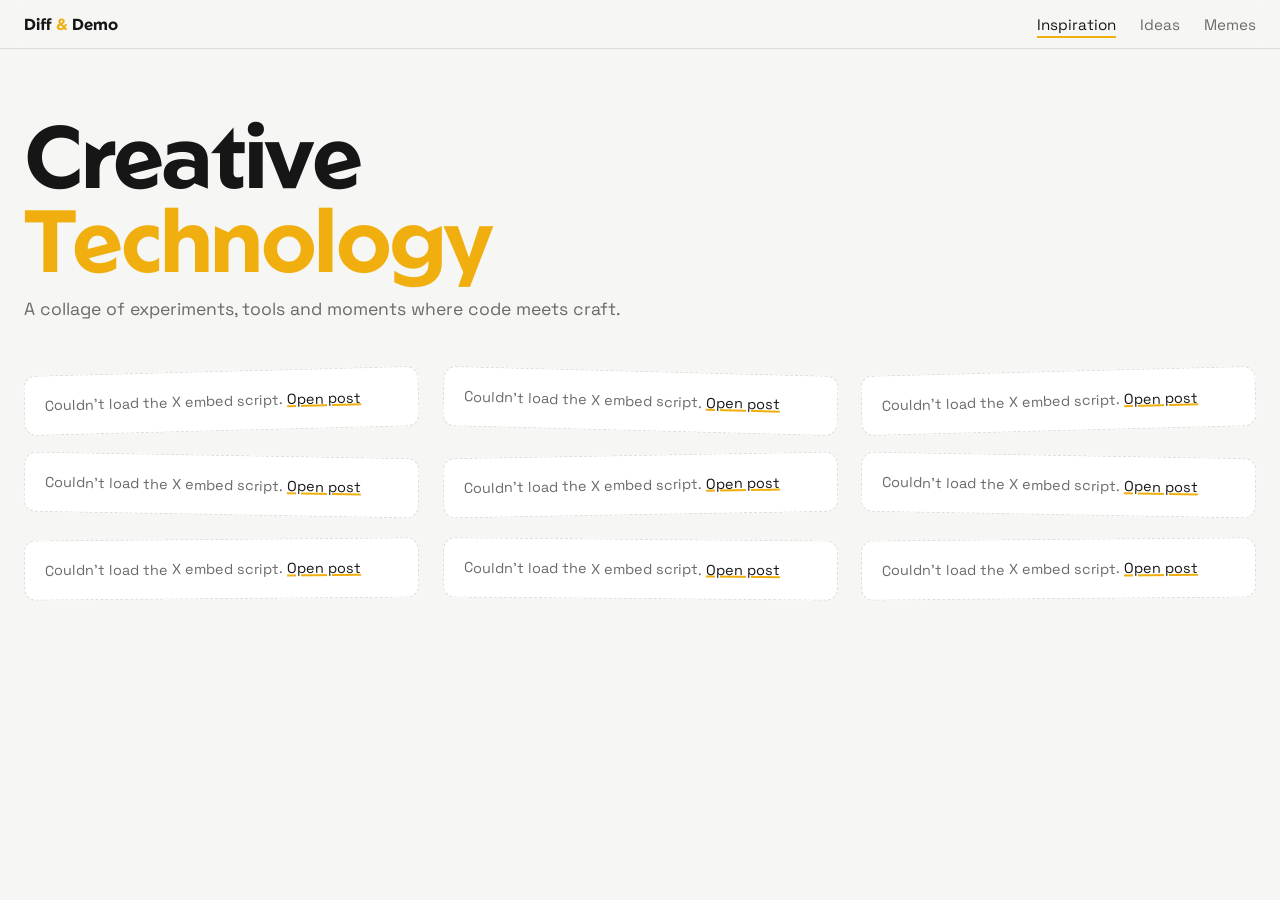
<file: index.html>
<!doctype html>
<html lang="en">
<head>
  <meta charset="utf-8" />
  <meta name="viewport" content="width=device-width, initial-scale=1" />
  <title>Diff &amp; Demo — Inspiration</title>
  <link rel="preconnect" href="https://fonts.googleapis.com" />
  <link href="https://fonts.googleapis.com/css2?family=Geom:wght@300..900&family=Space+Grotesk:wght@400;600;700&display=swap" rel="stylesheet" />
  <link rel="stylesheet" href="styles.css" />
  <link rel="stylesheet" href="collage.css" />
</head>
<body>
  <nav class="site-nav">
    <div class="inner">
      <a class="brand" href="index.html">Diff <span>&amp;</span> Demo</a>
      <a class="link" href="index.html" aria-current="page">Inspiration</a>
      <a class="link" href="ideas.html">Ideas</a>
      <a class="link" href="memes.html">Memes</a>
    </div>
  </nav>

  <header class="hero">
    <h1>Creative<br /><span>Technology</span></h1>
    <p>A collage of experiments, tools and moments where code meets craft.</p>
  </header>

  <main class="collage" id="collage"></main>

  <script src="collage.js"></script>
  <script>
    // Paste tweet URLs here (x.com or twitter.com links both work).
    const TWEETS = [
      "https://x.com/roczhang9673/status/2100945143381803110",
      "https://x.com/HugoDuprez/status/2104579137575018827",
      "https://x.com/azlenelza/status/2104223436075860228",
      "https://x.com/raffiki_art/status/2105047227060351011",
      "https://x.com/JaejinBong/status/2095526730534719954",
      "https://x.com/pauline_makes/status/2093453084814901435",
      "https://x.com/ann_nnng/status/2093637541572612188",
      "https://x.com/ann_nnng/status/2101918688068919576",
      "https://x.com/soontiago/status/2105156219254272438",
    ];

    renderCollage(TWEETS, { listName: "the TWEETS list in index.html" });
  </script>
  <script async src="https://platform.twitter.com/widgets.js" charset="utf-8"></script>
</body>
</html>
</file>
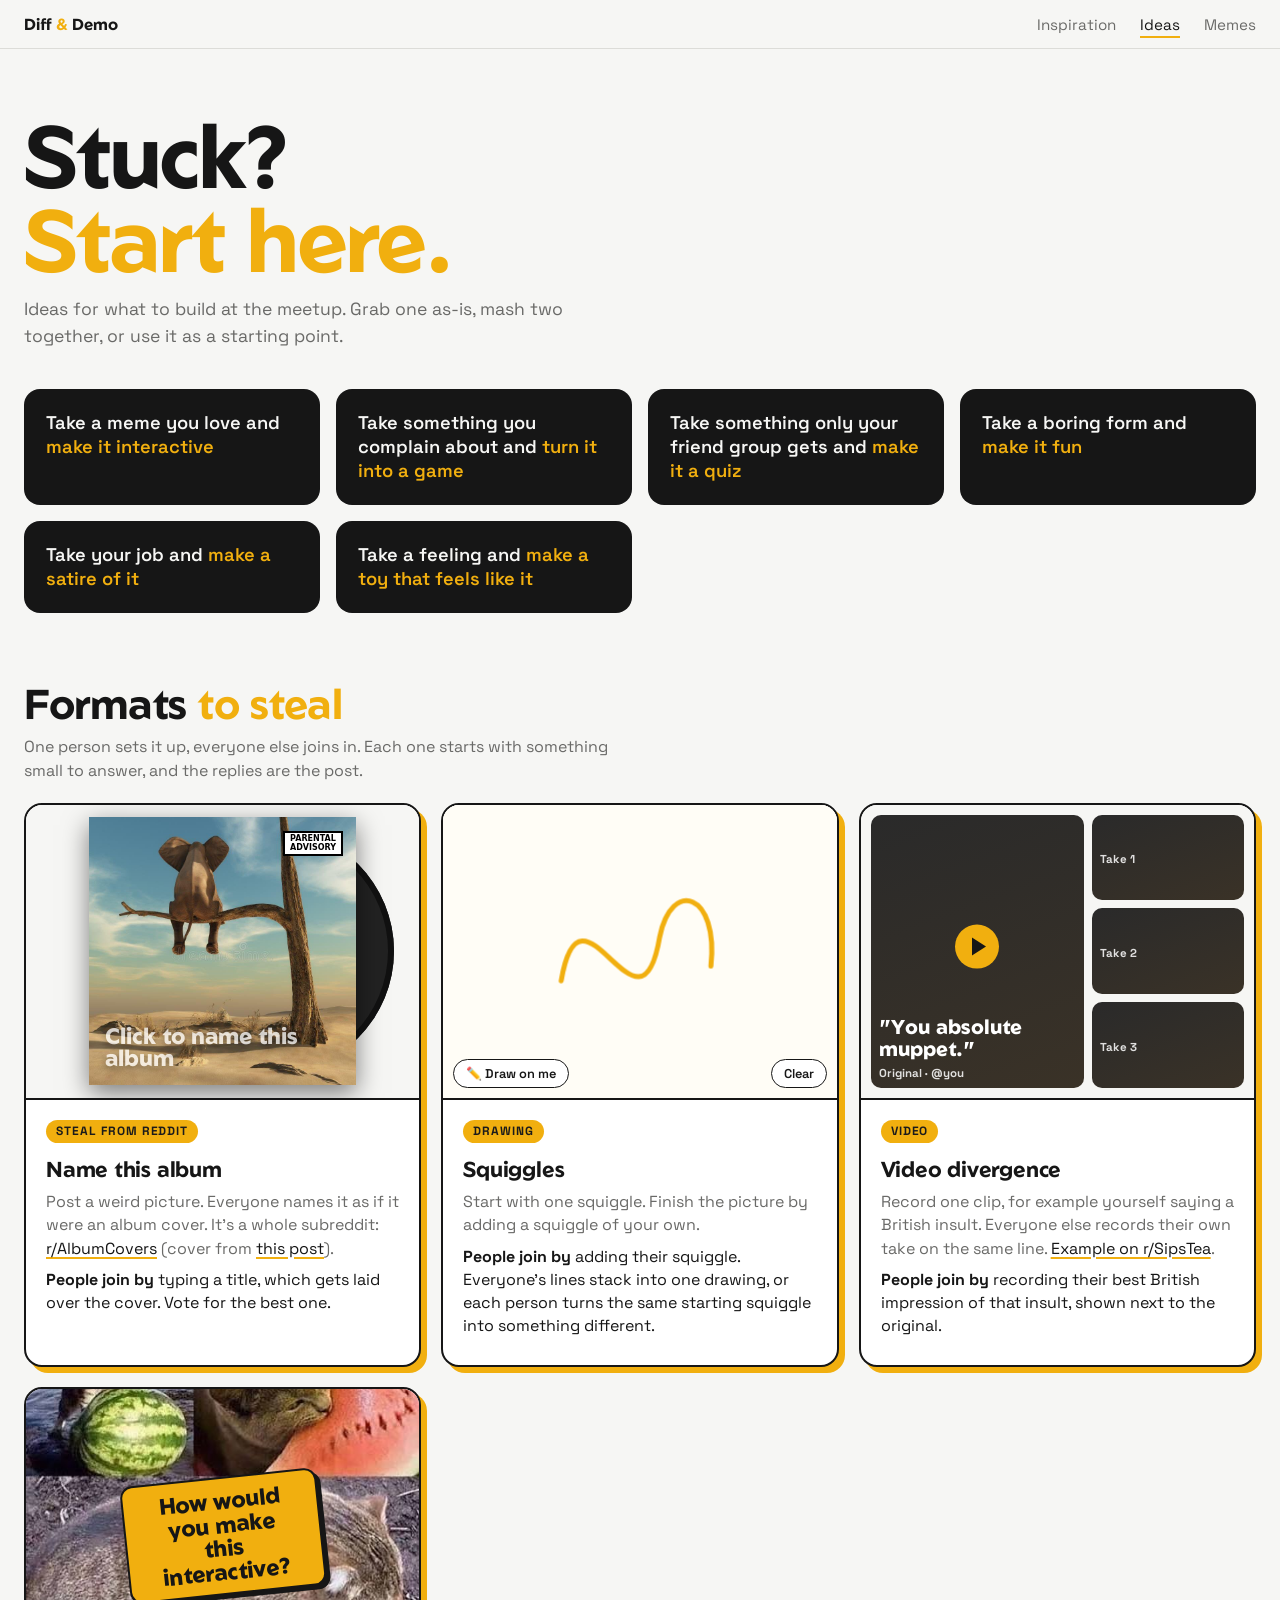
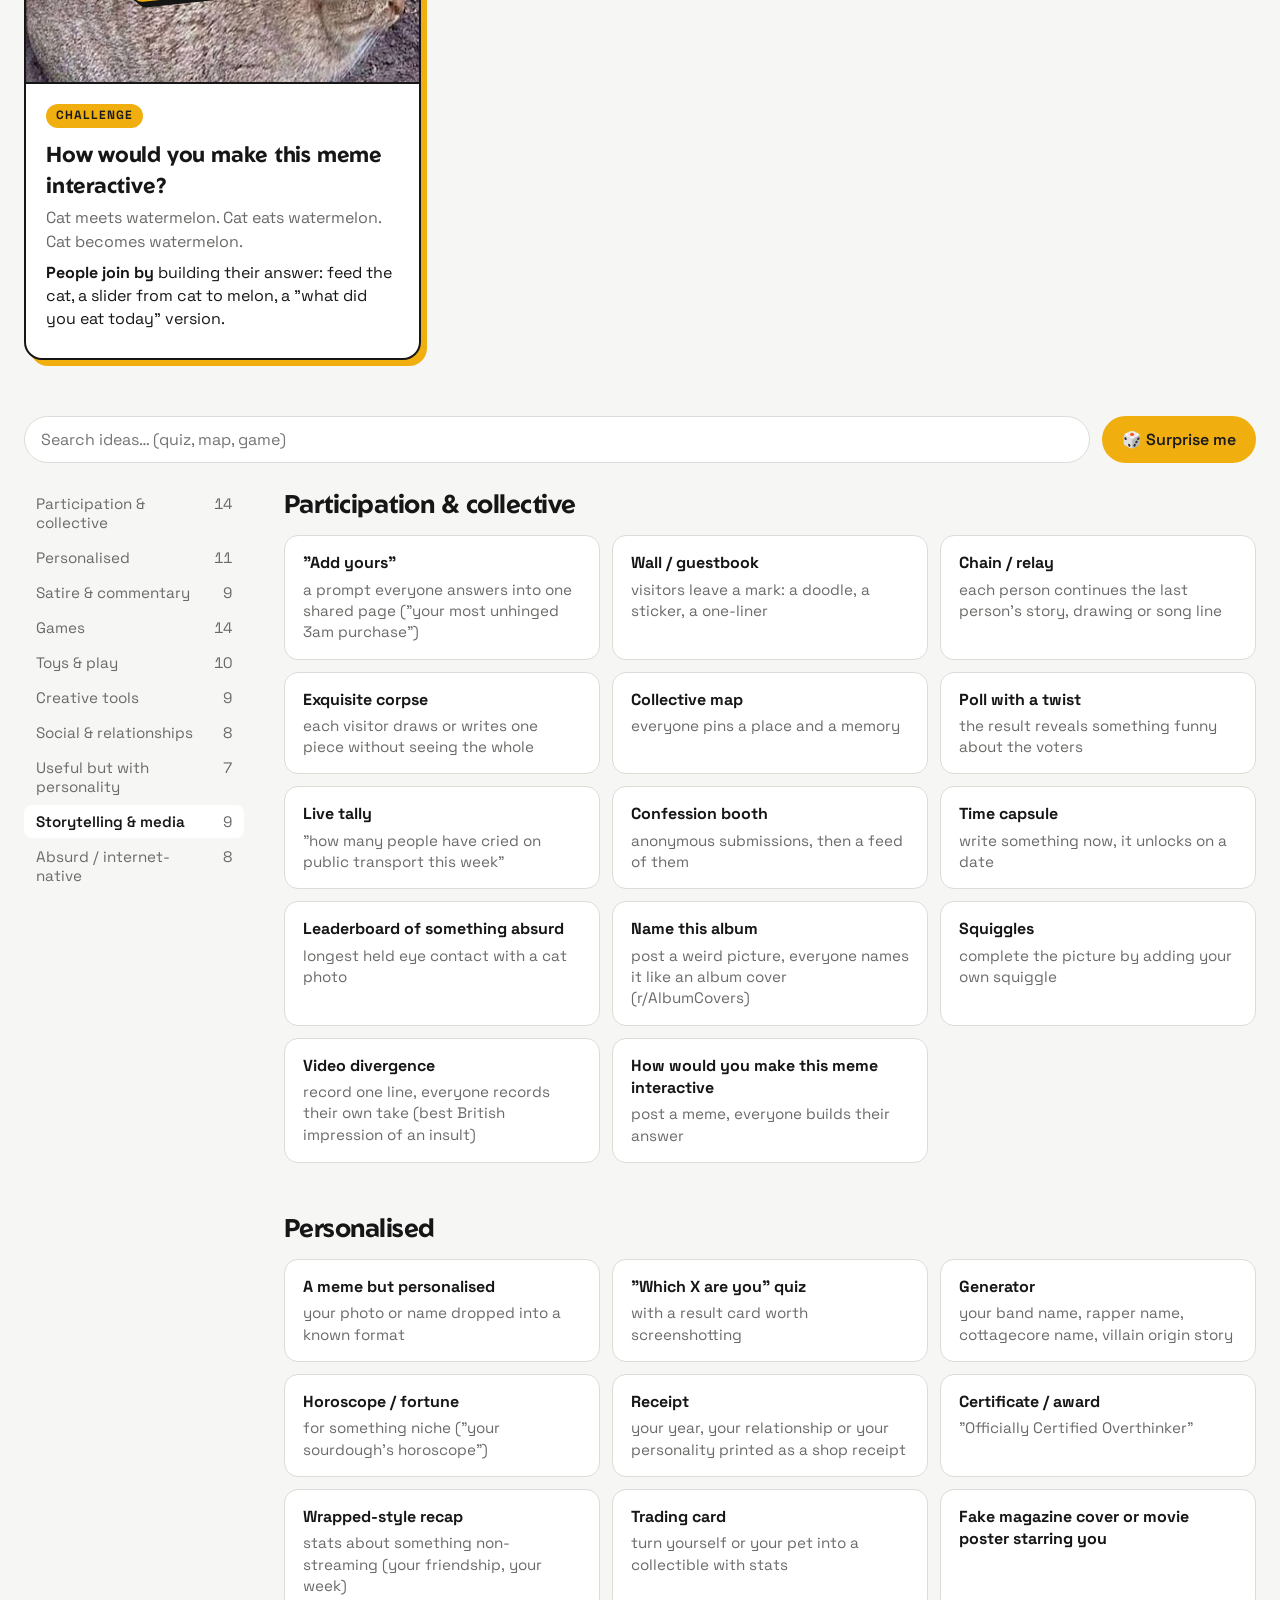
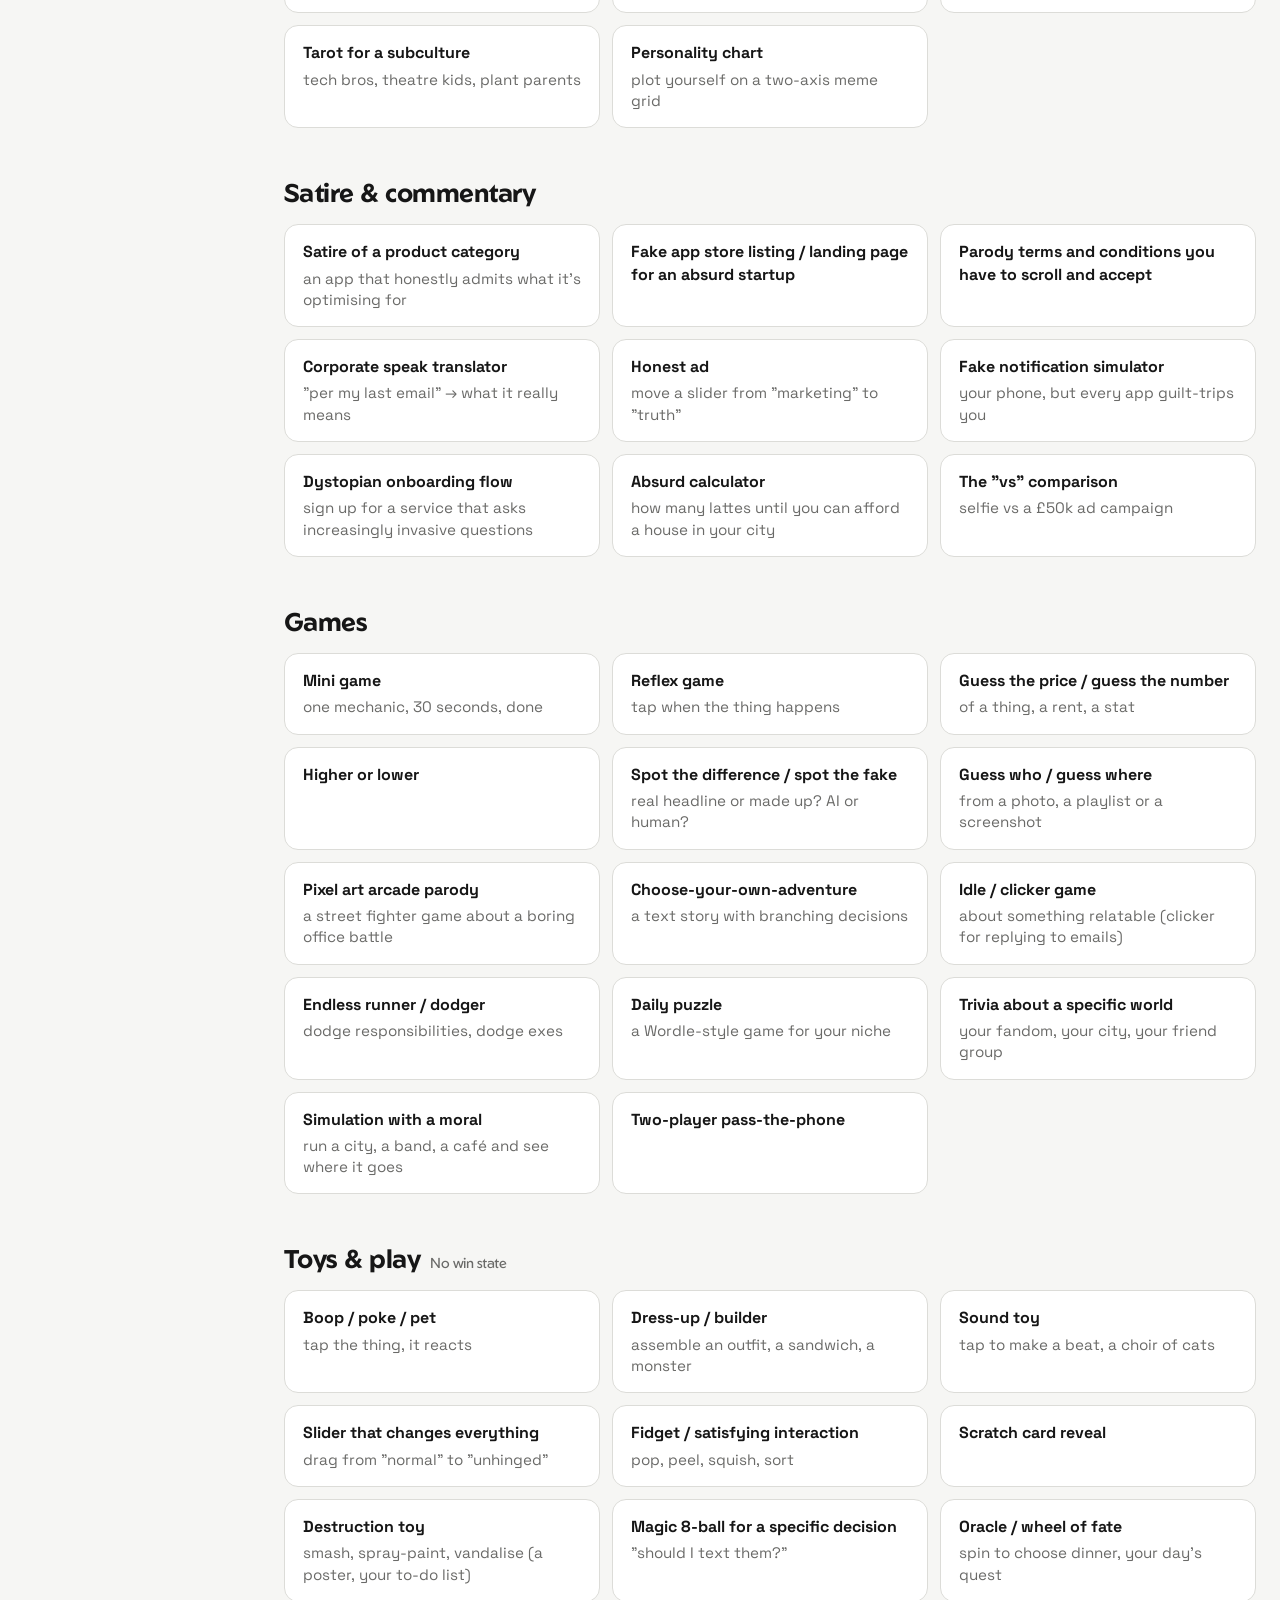
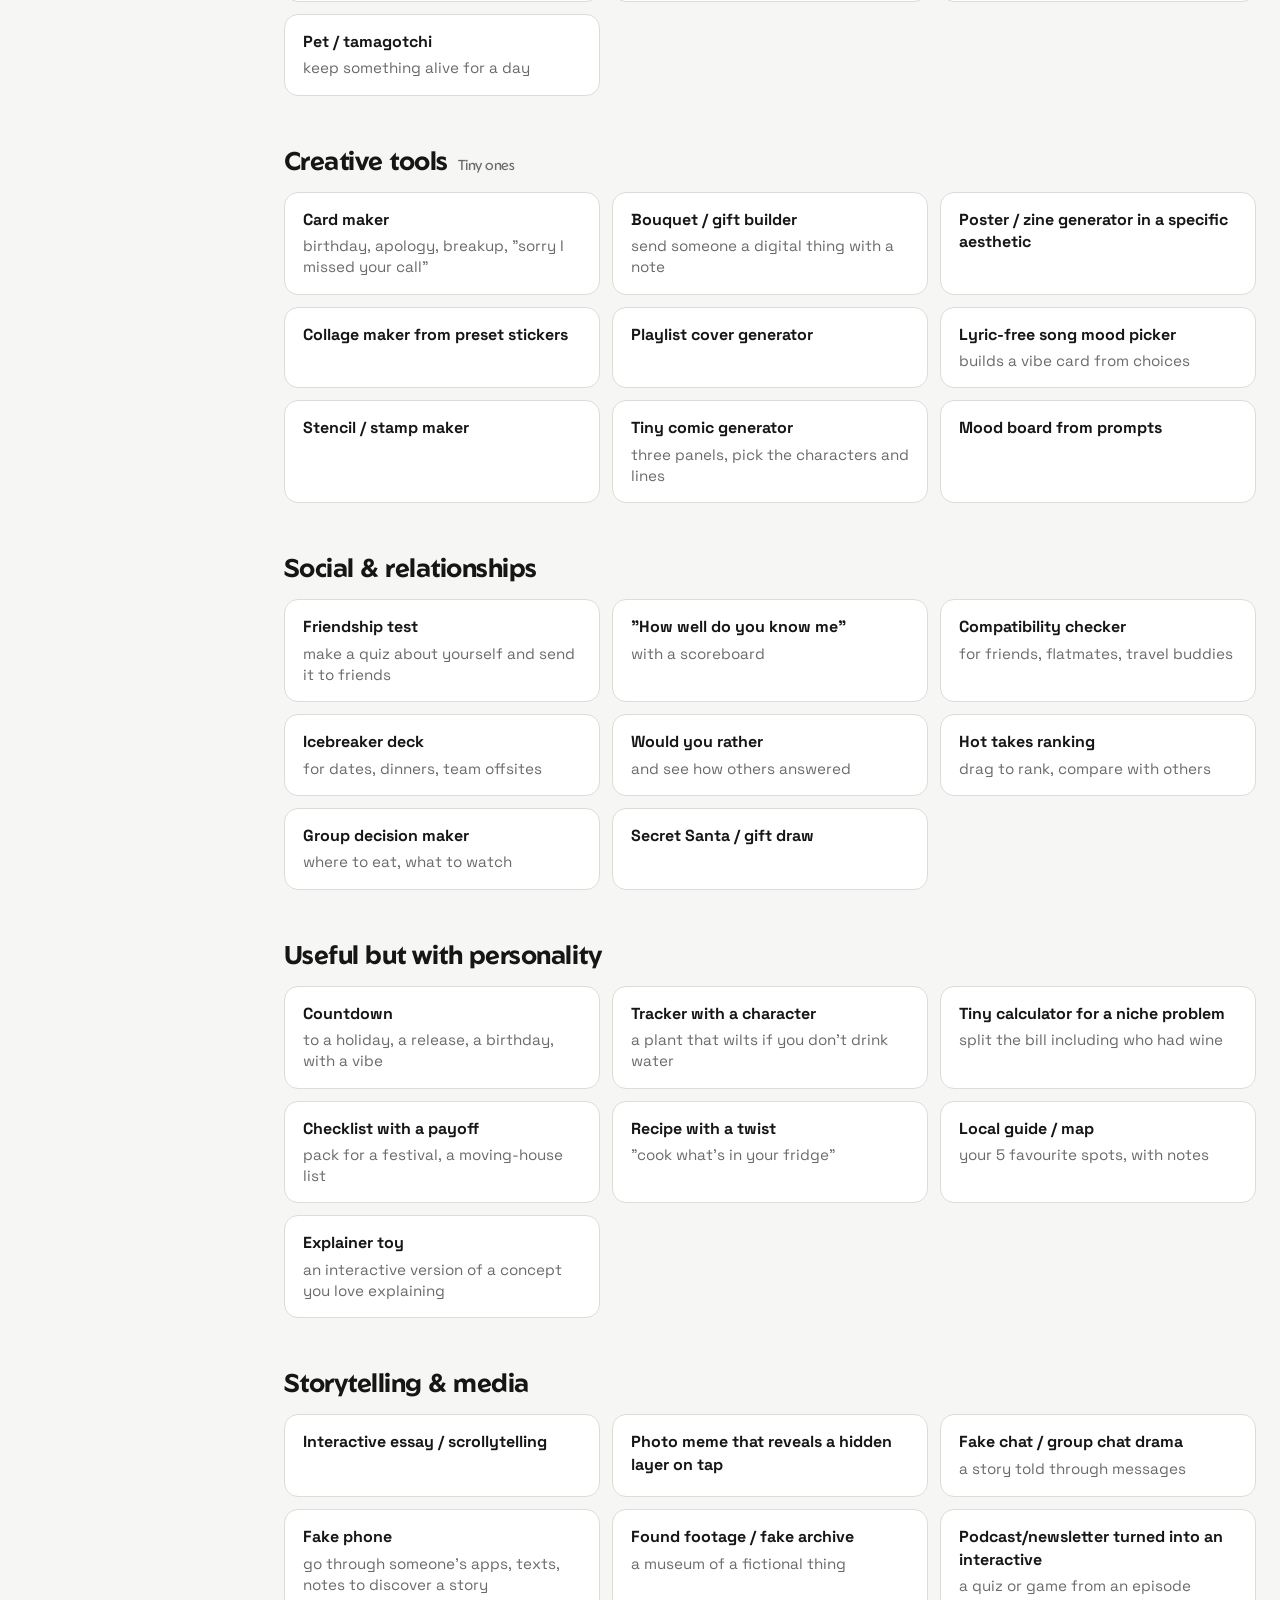
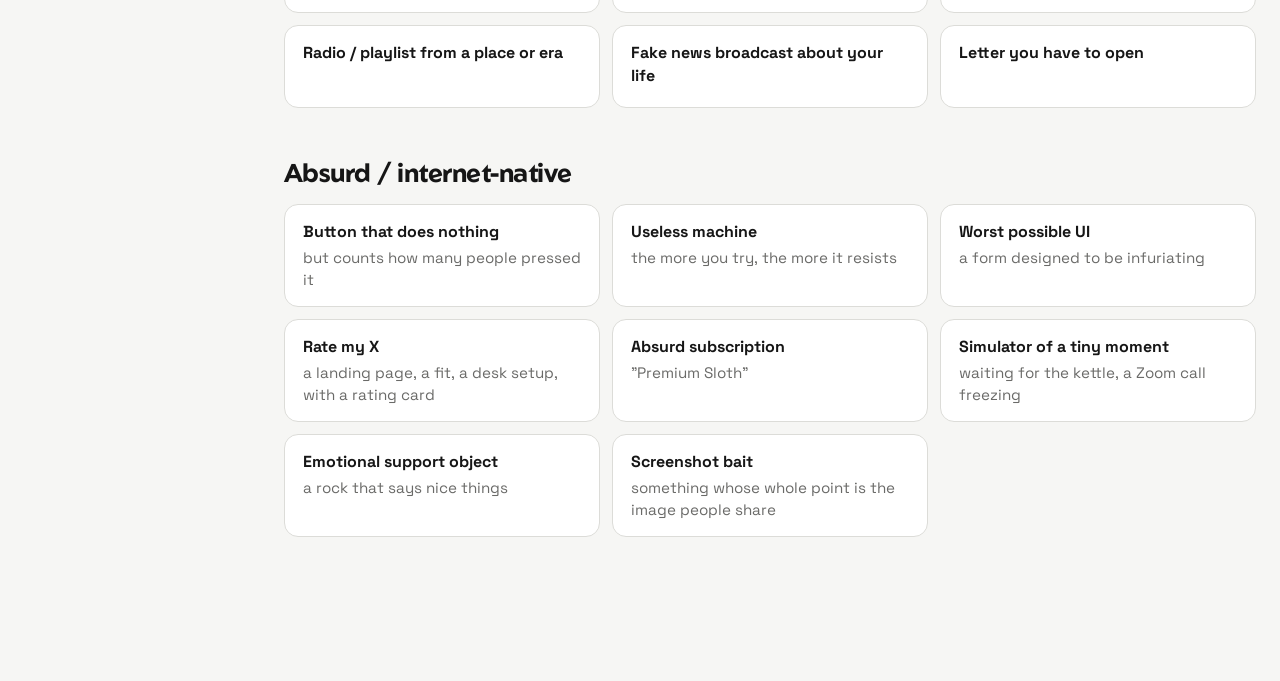
<file: ideas.html>
<!doctype html>
<html lang="en">
<head>
  <meta charset="utf-8" />
  <meta name="viewport" content="width=device-width, initial-scale=1" />
  <title>Diff &amp; Demo — Ideas</title>
  <link rel="preconnect" href="https://fonts.googleapis.com" />
  <link href="https://fonts.googleapis.com/css2?family=Geom:wght@300..900&family=Space+Grotesk:wght@400;600;700&display=swap" rel="stylesheet" />
  <link rel="stylesheet" href="styles.css" />
  <style>
    /* "Stuck?" prompt cards */
    .stuck {
      max-width: 1280px;
      margin: 0 auto;
      padding: 8px 24px 48px;
      display: grid;
      grid-template-columns: repeat(auto-fill, minmax(260px, 1fr));
      gap: 16px;
    }
    .stuck .prompt {
      background: var(--ink);
      color: var(--bg);
      border-radius: 16px;
      padding: 22px;
      font-size: 1.15rem;
      font-weight: 600;
      line-height: 1.3;
    }
    .stuck .prompt em {
      font-style: normal;
      color: var(--accent);
    }

    /* Toolbar: search + surprise */
    .toolbar {
      max-width: 1280px;
      margin: 0 auto;
      padding: 0 24px 24px;
      display: flex;
      gap: 12px;
      flex-wrap: wrap;
    }
    .toolbar input {
      flex: 1 1 260px;
      font: inherit;
      padding: 12px 16px;
      border-radius: 999px;
      border: 1px solid var(--line);
      background: var(--card);
      color: var(--ink);
    }
    .toolbar input:focus { outline: 2px solid var(--accent); outline-offset: 1px; }
    .toolbar button {
      font: inherit;
      font-weight: 600;
      padding: 12px 20px;
      border-radius: 999px;
      border: 0;
      background: var(--accent);
      color: var(--on-accent);
      cursor: pointer;
    }
    .toolbar button:active { transform: scale(0.97); }

    /* Two-column layout: category nav + idea list */
    .layout {
      max-width: 1280px;
      margin: 0 auto;
      padding: 0 24px 96px;
      display: grid;
      grid-template-columns: 220px 1fr;
      gap: 40px;
      align-items: start;
    }
    .toc {
      position: sticky;
      top: 72px;
      display: flex;
      flex-direction: column;
      gap: 2px;
    }
    .toc a {
      color: var(--muted);
      text-decoration: none;
      padding: 7px 12px;
      border-radius: 8px;
      font-size: 0.95rem;
      display: flex;
      justify-content: space-between;
      gap: 8px;
    }
    .toc a[hidden], .idea[hidden] { display: none; }
    .toc a:hover { color: var(--ink); background: var(--card); }
    .toc a.active { color: var(--ink); background: var(--card); font-weight: 600; }
    .toc a .count { color: var(--muted); font-weight: 400; font-variant-numeric: tabular-nums; }

    section.cat { scroll-margin-top: 72px; margin-bottom: 48px; }
    section.cat h2 {
      font-size: 1.6rem;
      letter-spacing: -0.02em;
      margin: 0 0 16px;
      display: flex;
      align-items: baseline;
      gap: 10px;
    }
    section.cat h2 .count { font-size: 0.9rem; color: var(--muted); font-weight: 400; }

    .ideas {
      list-style: none;
      margin: 0;
      padding: 0;
      display: grid;
      grid-template-columns: repeat(auto-fill, minmax(260px, 1fr));
      gap: 12px;
    }
    .idea {
      background: var(--card);
      border: 1px solid var(--line);
      border-radius: 14px;
      padding: 16px 18px;
      line-height: 1.4;
      transition: border-color 0.2s, box-shadow 0.2s;
    }
    .idea strong { display: block; margin-bottom: 4px; }
    .idea p { margin: 0; color: var(--muted); font-size: 0.95rem; }
    .idea mark { background: color-mix(in srgb, var(--accent) 45%, transparent); color: inherit; border-radius: 3px; }
    .idea.picked {
      border-color: var(--accent);
      box-shadow: 0 0 0 3px color-mix(in srgb, var(--accent) 30%, transparent);
    }

    .no-results { color: var(--muted); padding: 24px 0; display: none; }

    /* Formats to steal: big visual cards for participation formats */
    .formats {
      max-width: 1280px;
      margin: 0 auto;
      padding: 16px 24px 56px;
    }
    .formats > h2 {
      font-size: clamp(1.8rem, 4vw, 2.6rem);
      letter-spacing: -0.02em;
      margin: 0 0 6px;
    }
    .formats > h2 span { color: var(--accent); }
    .formats > p { color: var(--muted); margin: 0 0 20px; max-width: 60ch; line-height: 1.5; }
    .format-grid {
      display: grid;
      grid-template-columns: repeat(auto-fill, minmax(min(100%, 340px), 1fr));
      gap: 20px;
    }
    .format {
      background: var(--card);
      border: 2px solid var(--ink);
      border-radius: 18px;
      overflow: hidden;
      display: flex;
      flex-direction: column;
      box-shadow: 6px 6px 0 var(--accent);
    }
    .format .visual {
      position: relative;
      aspect-ratio: 4 / 3;
      background: var(--bg);
      border-bottom: 2px solid var(--ink);
      overflow: hidden;
    }
    .format .body { padding: 18px 20px 20px; line-height: 1.45; }
    .format .tag {
      display: inline-block;
      font-size: 0.75rem;
      font-weight: 700;
      text-transform: uppercase;
      letter-spacing: 0.08em;
      background: var(--accent);
      color: var(--on-accent);
      border-radius: 999px;
      padding: 3px 10px;
      margin-bottom: 10px;
    }
    .format h3 { font-family: "Geom", "Space Grotesk", sans-serif; font-size: 1.35rem; margin: 0 0 6px; letter-spacing: -0.01em; }
    .format .body p { margin: 0 0 8px; color: var(--muted); }
    .format .body p.join { color: var(--ink); }
    .format .body p.join b { color: var(--ink); }
    .format .body a { color: var(--ink); text-decoration-color: var(--accent); text-decoration-thickness: 2px; text-underline-offset: 3px; }

    /* 1. Name this album */
    .album { display: grid; place-items: center; background: #1d1a17; }
    .album .sleeve { position: relative; width: 68%; aspect-ratio: 1; }
    .album .vinyl {
      position: absolute; inset: 4% -14% 4% auto; aspect-ratio: 1; height: 92%;
      border-radius: 50%;
      background: radial-gradient(circle, var(--accent) 0 14%, #111 15% 17%, #222 18% 100%);
      box-shadow: inset 0 0 0 6px #111;
      animation: spin 6s linear infinite;
    }
    .album .cover {
      position: absolute; inset: 0;
      background: #333 center / cover no-repeat;
      box-shadow: 0 8px 24px rgba(0, 0, 0, 0.5);
    }
    .album .title {
      position: absolute; left: 6%; right: 6%; bottom: 6%;
      font-family: "Geom", "Space Grotesk", sans-serif;
      font-weight: 800; font-size: clamp(1rem, 2.4vw, 1.4rem); line-height: 1;
      color: #fff; text-shadow: 0 2px 8px rgba(0, 0, 0, 0.7);
      outline: none; cursor: text;
    }
    .album .title:empty::before { content: "Click to name this album"; opacity: 0.75; }
    .album .advisory {
      position: absolute; right: 5%; top: 5%;
      background: #fff; color: #000; border: 2px solid #000;
      font: 800 0.5rem/1.1 system-ui, sans-serif; text-transform: uppercase; text-align: center;
      padding: 2px 5px;
    }
    @keyframes spin { to { transform: rotate(360deg); } }

    /* 2. Squiggles */
    .squiggle canvas { position: absolute; inset: 0; width: 100%; height: 100%; touch-action: none; cursor: crosshair; background: #fffdf6; }
    .squiggle .hint, .squiggle button {
      position: absolute; bottom: 10px;
      font: 600 0.8rem "Space Grotesk", sans-serif;
      border-radius: 999px; padding: 5px 12px; border: 1.5px solid #161616;
      background: #fff; color: #161616;
    }
    .squiggle .hint { left: 10px; pointer-events: none; }
    .squiggle button { right: 10px; cursor: pointer; }

    /* 3. Video divergence */
    .reel { display: grid; grid-template-columns: 1.4fr 1fr; gap: 8px; padding: 10px; background: #161616; }
    .reel .clip {
      position: relative; border-radius: 10px; overflow: hidden;
      background: linear-gradient(160deg, #2a2a2a, #3a3227);
      display: flex; flex-direction: column; justify-content: flex-end; padding: 8px;
      color: #fff; font-size: 0.72rem;
    }
    .reel .original { grid-row: span 3; }
    .reel .original .quote { font-family: "Geom", sans-serif; font-weight: 800; font-size: clamp(0.95rem, 2.2vw, 1.25rem); line-height: 1.1; margin-bottom: 6px; }
    .reel .play {
      position: absolute; top: 50%; left: 50%; translate: -50% -60%;
      width: 44px; height: 44px; border-radius: 50%; background: var(--accent);
      display: grid; place-items: center;
    }
    .reel .play::after { content: ""; margin-left: 4px; border: 9px solid transparent; border-left: 14px solid #161616; border-right: 0; }
    .reel .who { font-weight: 700; opacity: 0.85; }
    .reel .wave { display: flex; gap: 3px; align-items: flex-end; height: 22px; margin-top: 4px; }
    .reel .wave i { flex: 1; background: var(--accent); border-radius: 2px; animation: talk 0.9s ease-in-out infinite alternate; }
    .reel .wave i:nth-child(2n) { animation-delay: -0.3s; }
    .reel .wave i:nth-child(3n) { animation-delay: -0.6s; }
    @keyframes talk { from { height: 15%; } to { height: 100%; } }

    /* 4. Make this meme interactive */
    .meme img { width: 100%; height: 100%; object-fit: cover; display: block; }
    .meme .sticker {
      position: absolute; left: 50%; top: 50%; translate: -50% -50%; rotate: -6deg;
      background: var(--accent); color: #161616; border: 2px solid #161616;
      font: 800 clamp(1rem, 2.6vw, 1.4rem)/1.05 "Geom", "Space Grotesk", sans-serif;
      padding: 10px 16px; border-radius: 12px; text-align: center;
      box-shadow: 4px 4px 0 #161616;
    }

    @media (prefers-reduced-motion: reduce) {
      .album .vinyl, .reel .wave i { animation: none; }
    }

    @media (max-width: 820px) {
      .layout { grid-template-columns: 1fr; gap: 16px; }
      /* On small screens the category nav becomes a scrollable chip row */
      .toc {
        top: 49px;
        z-index: 5;
        flex-direction: row;
        overflow-x: auto;
        gap: 6px;
        margin: 0 -24px;
        padding: 10px 24px;
        background: var(--bg);
        border-bottom: 1px solid var(--line);
        scrollbar-width: none;
      }
      .toc::-webkit-scrollbar { display: none; }
      .toc a { white-space: nowrap; border: 1px solid var(--line); border-radius: 999px; }
      .toc a .count { display: none; }
      section.cat { scroll-margin-top: 110px; }
    }
    @media (max-width: 600px) {
      .stuck, .toolbar, .layout { padding-left: 16px; padding-right: 16px; }
      .toc { margin: 0 -16px; padding: 10px 16px; }
    }
  </style>
</head>
<body>
  <nav class="site-nav">
    <div class="inner">
      <a class="brand" href="index.html">Diff <span>&amp;</span> Demo</a>
      <a class="link" href="index.html">Inspiration</a>
      <a class="link" href="ideas.html" aria-current="page">Ideas</a>
      <a class="link" href="memes.html">Memes</a>
    </div>
  </nav>

  <header class="hero">
    <h1>Stuck?<br /><span>Start here.</span></h1>
    <p>Ideas for what to build at the meetup. Grab one as-is, mash two together, or use it as a starting point.</p>
  </header>

  <div class="stuck" id="stuck"></div>

  <section class="formats" aria-labelledby="formats-title">
    <h2 id="formats-title">Formats <span>to steal</span></h2>
    <p>One person sets it up, everyone else joins in. Each one starts with something small to answer, and the replies are the post.</p>
    <div class="format-grid">

      <article class="format">
        <div class="visual album">
          <div class="sleeve">
            <div class="vinyl" aria-hidden="true"></div>
            <div class="cover" id="album-cover" role="img" aria-label="Album cover: an elephant sitting on a bare tree branch in the desert"></div>
            <div class="advisory" aria-hidden="true">Parental<br />Advisory</div>
            <div class="title" contenteditable="true" spellcheck="false" aria-label="Type an album title"></div>
          </div>
        </div>
        <div class="body">
          <span class="tag">Steal from Reddit</span>
          <h3>Name this album</h3>
          <p>Post a weird picture. Everyone names it as if it were an album cover. It's a whole subreddit: <a href="https://www.reddit.com/r/AlbumCovers/" target="_blank" rel="noopener">r/AlbumCovers</a> (cover from <a href="https://www.reddit.com/r/AlbumCovers/comments/1wuv5zs/name_for_this/" target="_blank" rel="noopener">this post</a>).</p>
          <p class="join"><b>People join by</b> typing a title, which gets laid over the cover. Vote for the best one.</p>
        </div>
      </article>

      <article class="format">
        <div class="visual squiggle">
          <canvas id="squiggle" aria-label="Drawing area: finish the picture"></canvas>
          <span class="hint">✏️ Draw on me</span>
          <button type="button" id="squiggle-clear">Clear</button>
        </div>
        <div class="body">
          <span class="tag">Drawing</span>
          <h3>Squiggles</h3>
          <p>Start with one squiggle. Finish the picture by adding a squiggle of your own.</p>
          <p class="join"><b>People join by</b> adding their squiggle. Everyone's lines stack into one drawing, or each person turns the same starting squiggle into something different.</p>
        </div>
      </article>

      <article class="format">
        <div class="visual reel" aria-hidden="true">
          <div class="clip original">
            <div class="play"></div>
            <div class="quote">"You absolute muppet."</div>
            <div class="who">Original · @you</div>
          </div>
          <div class="clip"><div class="who">Take 1</div><div class="wave"><i></i><i></i><i></i><i></i><i></i><i></i><i></i></div></div>
          <div class="clip"><div class="who">Take 2</div><div class="wave"><i></i><i></i><i></i><i></i><i></i><i></i><i></i></div></div>
          <div class="clip"><div class="who">Take 3</div><div class="wave"><i></i><i></i><i></i><i></i><i></i><i></i><i></i></div></div>
        </div>
        <div class="body">
          <span class="tag">Video</span>
          <h3>Video divergence</h3>
          <p>Record one clip, for example yourself saying a British insult. Everyone else records their own take on the same line. <a href="https://www.reddit.com/r/SipsTea/comments/1wpjwgo/british_insults/" target="_blank" rel="noopener">Example on r/SipsTea</a>.</p>
          <p class="join"><b>People join by</b> recording their best British impression of that insult, shown next to the original.</p>
        </div>
      </article>

      <article class="format">
        <div class="visual meme">
          <img src="images/cat-watermelon.png" alt="Meme: a cat pushes a watermelon, hugs a slice of it, then becomes a round, watermelon-shaped cat" loading="lazy" />
          <div class="sticker" aria-hidden="true">How would you make<br />this interactive?</div>
        </div>
        <div class="body">
          <span class="tag">Challenge</span>
          <h3>How would you make this meme interactive?</h3>
          <p>Cat meets watermelon. Cat eats watermelon. Cat becomes watermelon.</p>
          <p class="join"><b>People join by</b> building their answer: feed the cat, a slider from cat to melon, a "what did you eat today" version.</p>
        </div>
      </article>

    </div>
  </section>

  <div class="toolbar">
    <input id="search" type="search" autocomplete="off" placeholder="Search ideas… (quiz, map, game)" aria-label="Search ideas" />
    <button id="surprise" type="button">🎲 Surprise me</button>
  </div>

  <div class="layout">
    <nav class="toc" id="toc" aria-label="Idea categories"></nav>
    <main id="list">
      <p class="no-results" id="no-results">Nothing matches. Try another word, or hit Surprise me.</p>
    </main>
  </div>

  <script>
    const STUCK = [
      ["a meme you love", "make it interactive"],
      ["something you complain about", "turn it into a game"],
      ["something only your friend group gets", "make it a quiz"],
      ["a boring form", "make it fun"],
      ["your job", "make a satire of it"],
      ["a feeling", "make a toy that feels like it"],
    ];

    const CATEGORIES = [
      ["Participation & collective", [
        '"Add yours": a prompt everyone answers into one shared page ("your most unhinged 3am purchase")',
        "Wall / guestbook: visitors leave a mark: a doodle, a sticker, a one-liner",
        "Chain / relay: each person continues the last person's story, drawing or song line",
        "Exquisite corpse: each visitor draws or writes one piece without seeing the whole",
        "Collective map: everyone pins a place and a memory",
        "Poll with a twist: the result reveals something funny about the voters",
        'Live tally: "how many people have cried on public transport this week"',
        "Confession booth: anonymous submissions, then a feed of them",
        "Time capsule: write something now, it unlocks on a date",
        "Leaderboard of something absurd: longest held eye contact with a cat photo",
        "Name this album: post a weird picture, everyone names it like an album cover (r/AlbumCovers)",
        "Squiggles: complete the picture by adding your own squiggle",
        "Video divergence: record one line, everyone records their own take (best British impression of an insult)",
        "How would you make this meme interactive: post a meme, everyone builds their answer",
      ]],
      ["Personalised", [
        "A meme but personalised: your photo or name dropped into a known format",
        '"Which X are you" quiz: with a result card worth screenshotting',
        "Generator: your band name, rapper name, cottagecore name, villain origin story",
        'Horoscope / fortune: for something niche ("your sourdough\'s horoscope")',
        "Receipt: your year, your relationship or your personality printed as a shop receipt",
        'Certificate / award: "Officially Certified Overthinker"',
        "Wrapped-style recap: stats about something non-streaming (your friendship, your week)",
        "Trading card: turn yourself or your pet into a collectible with stats",
        "Fake magazine cover or movie poster starring you",
        "Tarot for a subculture: tech bros, theatre kids, plant parents",
        "Personality chart: plot yourself on a two-axis meme grid",
      ]],
      ["Satire & commentary", [
        "Satire of a product category: an app that honestly admits what it's optimising for",
        "Fake app store listing / landing page for an absurd startup",
        "Parody terms and conditions you have to scroll and accept",
        'Corporate speak translator: "per my last email" → what it really means',
        'Honest ad: move a slider from "marketing" to "truth"',
        "Fake notification simulator: your phone, but every app guilt-trips you",
        "Dystopian onboarding flow: sign up for a service that asks increasingly invasive questions",
        "Absurd calculator: how many lattes until you can afford a house in your city",
        'The "vs" comparison: selfie vs a £50k ad campaign',
      ]],
      ["Games", [
        "Mini game: one mechanic, 30 seconds, done",
        "Reflex game: tap when the thing happens",
        "Guess the price / guess the number: of a thing, a rent, a stat",
        "Higher or lower",
        "Spot the difference / spot the fake: real headline or made up? AI or human?",
        "Guess who / guess where: from a photo, a playlist or a screenshot",
        "Pixel art arcade parody: a street fighter game about a boring office battle",
        "Choose-your-own-adventure: a text story with branching decisions",
        "Idle / clicker game: about something relatable (clicker for replying to emails)",
        "Endless runner / dodger: dodge responsibilities, dodge exes",
        "Daily puzzle: a Wordle-style game for your niche",
        "Trivia about a specific world: your fandom, your city, your friend group",
        "Simulation with a moral: run a city, a band, a café and see where it goes",
        "Two-player pass-the-phone",
      ]],
      ["Toys & play", [
        "Boop / poke / pet: tap the thing, it reacts",
        "Dress-up / builder: assemble an outfit, a sandwich, a monster",
        "Sound toy: tap to make a beat, a choir of cats",
        'Slider that changes everything: drag from "normal" to "unhinged"',
        "Fidget / satisfying interaction: pop, peel, squish, sort",
        "Scratch card reveal",
        "Destruction toy: smash, spray-paint, vandalise (a poster, your to-do list)",
        'Magic 8-ball for a specific decision: "should I text them?"',
        "Oracle / wheel of fate: spin to choose dinner, your day's quest",
        "Pet / tamagotchi: keep something alive for a day",
      ], "No win state"],
      ["Creative tools", [
        'Card maker: birthday, apology, breakup, "sorry I missed your call"',
        "Bouquet / gift builder: send someone a digital thing with a note",
        "Poster / zine generator in a specific aesthetic",
        "Collage maker from preset stickers",
        "Playlist cover generator",
        "Lyric-free song mood picker: builds a vibe card from choices",
        "Stencil / stamp maker",
        "Tiny comic generator: three panels, pick the characters and lines",
        "Mood board from prompts",
      ], "Tiny ones"],
      ["Social & relationships", [
        "Friendship test: make a quiz about yourself and send it to friends",
        '"How well do you know me": with a scoreboard',
        "Compatibility checker: for friends, flatmates, travel buddies",
        "Icebreaker deck: for dates, dinners, team offsites",
        "Would you rather: and see how others answered",
        "Hot takes ranking: drag to rank, compare with others",
        "Group decision maker: where to eat, what to watch",
        "Secret Santa / gift draw",
      ]],
      ["Useful but with personality", [
        "Countdown: to a holiday, a release, a birthday, with a vibe",
        "Tracker with a character: a plant that wilts if you don't drink water",
        "Tiny calculator for a niche problem: split the bill including who had wine",
        "Checklist with a payoff: pack for a festival, a moving-house list",
        'Recipe with a twist: "cook what\'s in your fridge"',
        "Local guide / map: your 5 favourite spots, with notes",
        "Explainer toy: an interactive version of a concept you love explaining",
      ]],
      ["Storytelling & media", [
        "Interactive essay / scrollytelling",
        "Photo meme that reveals a hidden layer on tap",
        "Fake chat / group chat drama: a story told through messages",
        "Fake phone: go through someone's apps, texts, notes to discover a story",
        "Found footage / fake archive: a museum of a fictional thing",
        "Podcast/newsletter turned into an interactive: a quiz or game from an episode",
        "Radio / playlist from a place or era",
        "Fake news broadcast about your life",
        "Letter you have to open",
      ]],
      ["Absurd / internet-native", [
        "Button that does nothing: but counts how many people pressed it",
        "Useless machine: the more you try, the more it resists",
        "Worst possible UI: a form designed to be infuriating",
        "Rate my X: a landing page, a fit, a desk setup, with a rating card",
        'Absurd subscription: "Premium Sloth"',
        "Simulator of a tiny moment: waiting for the kettle, a Zoom call freezing",
        "Emotional support object: a rock that says nice things",
        "Screenshot bait: something whose whole point is the image people share",
      ]],
    ];

    const esc = (s) => s.replace(/[&<>"]/g, (c) => ({ "&": "&amp;", "<": "&lt;", ">": "&gt;", '"': "&quot;" })[c]);
    const slug = (s) => s.toLowerCase().replace(/&/g, "and").replace(/[^a-z0-9]+/g, "-").replace(/^-|-$/g, "");

    // Stuck prompts
    document.getElementById("stuck").innerHTML = STUCK
      .map(([thing, action]) => `<div class="prompt">Take ${esc(thing)} and <em>${esc(action)}</em></div>`)
      .join("");

    // Formats: album cover image
    const ALBUM_COVER = "images/album-cover.jpg";
    document.getElementById("album-cover").style.backgroundImage = `url("${ALBUM_COVER}")`;

    // Formats: squiggle canvas with a starter squiggle; visitors draw on top
    (() => {
      const canvas = document.getElementById("squiggle");
      const ctx = canvas.getContext("2d");
      let drawing = false;

      function starter() {
        const { width: w, height: h } = canvas;
        ctx.clearRect(0, 0, w, h);
        ctx.lineCap = ctx.lineJoin = "round";
        ctx.lineWidth = 5 * devicePixelRatio;
        ctx.strokeStyle = "#f1af0f";
        ctx.beginPath();
        ctx.moveTo(w * 0.3, h * 0.6);
        ctx.bezierCurveTo(w * 0.35, h * 0.2, w * 0.5, h * 0.85, w * 0.55, h * 0.45);
        ctx.bezierCurveTo(w * 0.58, h * 0.25, w * 0.7, h * 0.3, w * 0.68, h * 0.55);
        ctx.stroke();
      }
      function resize() {
        const r = canvas.getBoundingClientRect();
        canvas.width = r.width * devicePixelRatio;
        canvas.height = r.height * devicePixelRatio;
        starter();
      }
      const point = (e) => {
        const r = canvas.getBoundingClientRect();
        return [(e.clientX - r.left) * devicePixelRatio, (e.clientY - r.top) * devicePixelRatio];
      };
      canvas.addEventListener("pointerdown", (e) => {
        drawing = true;
        canvas.setPointerCapture(e.pointerId);
        ctx.strokeStyle = "#161616";
        ctx.lineWidth = 3 * devicePixelRatio;
        ctx.beginPath();
        ctx.moveTo(...point(e));
      });
      canvas.addEventListener("pointermove", (e) => {
        if (!drawing) return;
        ctx.lineTo(...point(e));
        ctx.stroke();
      });
      canvas.addEventListener("pointerup", () => (drawing = false));
      document.getElementById("squiggle-clear").addEventListener("click", starter);
      new ResizeObserver(resize).observe(canvas);
    })();

    // Categories + ideas
    const toc = document.getElementById("toc");
    const list = document.getElementById("list");
    const noResults = document.getElementById("no-results");

    const sections = CATEGORIES.map(([name, items, note]) => {
      const id = slug(name);
      const link = document.createElement("a");
      link.href = "#" + id;
      link.innerHTML = `${esc(name)} <span class="count">${items.length}</span>`;
      toc.appendChild(link);

      const section = document.createElement("section");
      section.className = "cat";
      section.id = id;
      section.innerHTML = `<h2>${esc(name)}${note ? ` <span class="count">${esc(note)}</span>` : ""}</h2><ul class="ideas"></ul>`;
      const ul = section.querySelector("ul");

      const ideas = items.map((raw) => {
        const i = raw.indexOf(": ");
        const title = i === -1 ? raw : raw.slice(0, i);
        const desc = i === -1 ? "" : raw.slice(i + 2);
        const li = document.createElement("li");
        li.className = "idea";
        ul.appendChild(li);
        return { li, title, desc, text: (name + " " + raw).toLowerCase() };
      });

      list.insertBefore(section, noResults);
      return { section, link, ideas };
    });

    function highlight(str, q) {
      if (!q) return esc(str);
      const re = new RegExp("(" + q.replace(/[.*+?^${}()|[\]\\]/g, "\\$&") + ")", "ig");
      return esc(str).replace(re, "<mark>$1</mark>");
    }

    function render(q = "") {
      q = q.trim().toLowerCase();
      let total = 0;
      sections.forEach(({ section, link, ideas }) => {
        let shown = 0;
        ideas.forEach((idea) => {
          const match = !q || idea.text.includes(q);
          idea.li.hidden = !match;
          if (match) {
            shown++;
            idea.li.innerHTML = `<strong>${highlight(idea.title, q)}</strong>${idea.desc ? `<p>${highlight(idea.desc, q)}</p>` : ""}`;
          }
        });
        section.hidden = shown === 0;
        link.hidden = shown === 0;
        link.querySelector(".count").textContent = shown;
        total += shown;
      });
      noResults.style.display = total ? "none" : "block";
    }
    render();

    const search = document.getElementById("search");
    search.addEventListener("input", () => render(search.value));
    // Browsers can restore a typed search on back/forward; keep the list in sync
    window.addEventListener("pageshow", () => render(search.value));

    // Sections are built by JS, so jump to a #category link once they exist
    if (location.hash) document.getElementById(location.hash.slice(1))?.scrollIntoView();

    // Surprise me: clear the search, jump to a random idea and highlight it
    document.getElementById("surprise").addEventListener("click", () => {
      if (search.value) { search.value = ""; render(); }
      const all = sections.flatMap((s) => s.ideas);
      const pick = all[Math.floor(Math.random() * all.length)];
      document.querySelectorAll(".idea.picked").forEach((el) => el.classList.remove("picked"));
      pick.li.classList.add("picked");
      pick.li.scrollIntoView({ behavior: "smooth", block: "center" });
    });

    // Highlight the category currently in view
    const observer = new IntersectionObserver((entries) => {
      entries.forEach((e) => {
        if (!e.isIntersecting) return;
        sections.forEach(({ section, link }) => {
          const on = section === e.target;
          link.classList.toggle("active", on);
          if (on && getComputedStyle(toc).flexDirection === "row") {
            toc.scrollTo({ left: link.offsetLeft - 24, behavior: "smooth" });
          }
        });
      });
    }, { rootMargin: "-120px 0px -60% 0px" });
    sections.forEach(({ section }) => observer.observe(section));
  </script>
</body>
</html>
</file>
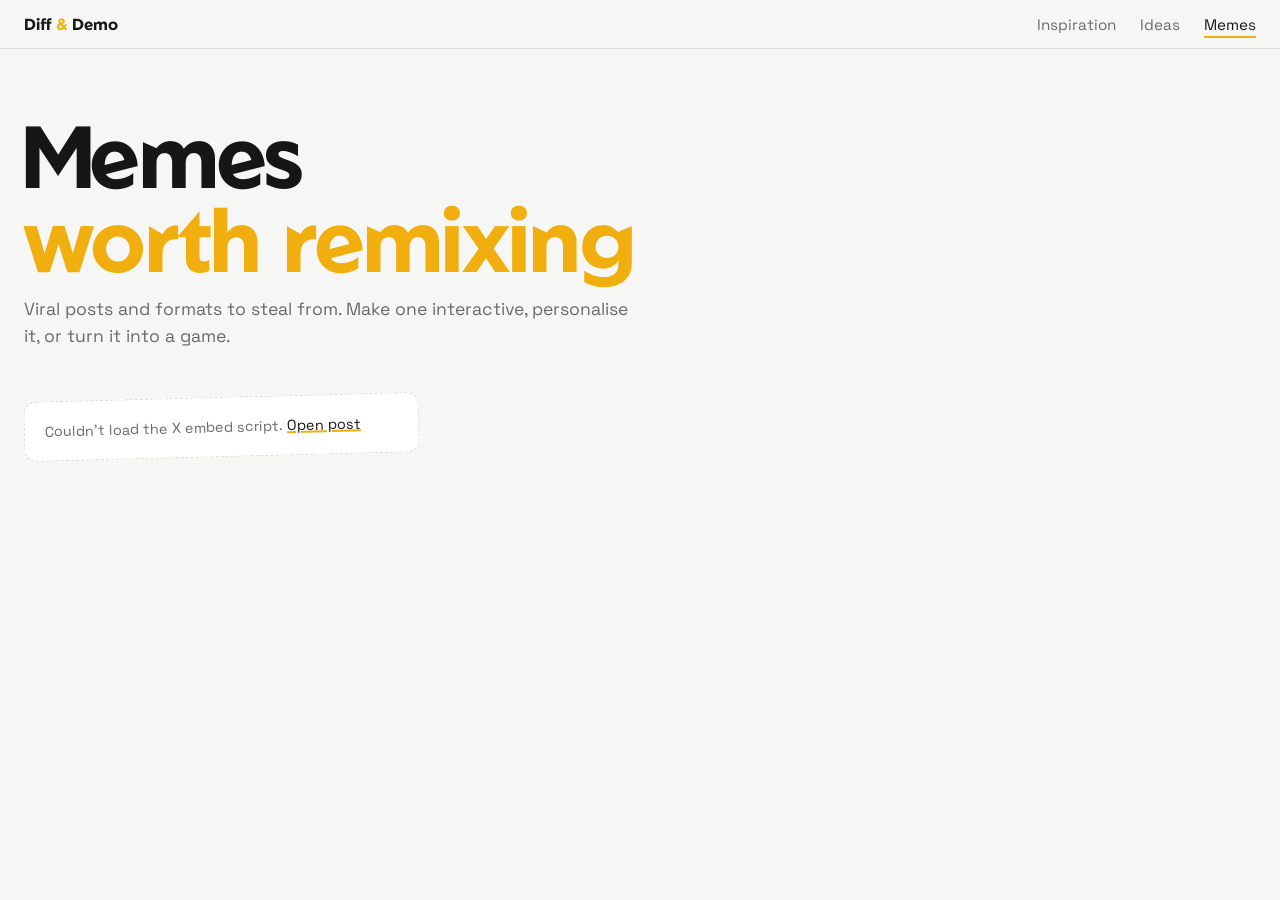
<file: memes.html>
<!doctype html>
<html lang="en">
<head>
  <meta charset="utf-8" />
  <meta name="viewport" content="width=device-width, initial-scale=1" />
  <title>Diff &amp; Demo — Memes</title>
  <link rel="preconnect" href="https://fonts.googleapis.com" />
  <link href="https://fonts.googleapis.com/css2?family=Geom:wght@300..900&family=Space+Grotesk:wght@400;600;700&display=swap" rel="stylesheet" />
  <link rel="stylesheet" href="styles.css" />
  <link rel="stylesheet" href="collage.css" />
</head>
<body>
  <nav class="site-nav">
    <div class="inner">
      <a class="brand" href="index.html">Diff <span>&amp;</span> Demo</a>
      <a class="link" href="index.html">Inspiration</a>
      <a class="link" href="ideas.html">Ideas</a>
      <a class="link" href="memes.html" aria-current="page">Memes</a>
    </div>
  </nav>

  <header class="hero">
    <h1>Memes<br /><span>worth remixing</span></h1>
    <p>Viral posts and formats to steal from. Make one interactive, personalise it, or turn it into a game.</p>
  </header>

  <main class="collage" id="collage"></main>

  <script src="collage.js"></script>
  <script>
    // Paste links here: X posts get embedded, image URLs show as images, anything else becomes a link.
    const MEMES = [
      "https://x.com/tomosman/status/2104599469362675973",
      // "https://x.com/someone/status/1234567890123456789",
      // "https://example.com/some-meme.jpg",
    ];

    renderCollage(MEMES, { listName: "the MEMES list in memes.html" });
  </script>
  <script async src="https://platform.twitter.com/widgets.js" charset="utf-8"></script>
</body>
</html>
</file>
<file: styles.css>
:root {
  --bg: #f6f6f4;
  --ink: #161616;
  --muted: #6a6a68;
  --card: #ffffff;
  --accent: #f1af0f; /* Differ yellow */
  --on-accent: #1b1b1b;
  --line: #dcdcd8;
}
@media (prefers-color-scheme: dark) {
  :root {
    --bg: #111111;
    --ink: #f1eee8;
    --muted: #9a958c;
    --card: #1b1b1b;
    --accent: #f1af0f;
    --line: #2c2c2c;
  }
}

* { box-sizing: border-box; }

html { scroll-behavior: smooth; }

h1, h2, .site-nav .brand {
  font-family: "Geom", "Space Grotesk", system-ui, sans-serif;
}

body {
  margin: 0;
  background: var(--bg);
  color: var(--ink);
  font-family: "Space Grotesk", system-ui, sans-serif;
}

/* Site nav shared by every page */
.site-nav {
  position: sticky;
  top: 0;
  z-index: 10;
  background: color-mix(in srgb, var(--bg) 88%, transparent);
  backdrop-filter: blur(8px);
  border-bottom: 1px solid var(--line);
}
.site-nav .inner {
  max-width: 1280px;
  margin: 0 auto;
  padding: 14px 24px;
  display: flex;
  align-items: center;
  gap: 24px;
}
.site-nav .brand {
  font-weight: 700;
  color: var(--ink);
  text-decoration: none;
  margin-right: auto;
  white-space: nowrap;
}
.site-nav .brand span { color: var(--accent); }
.site-nav a.link {
  color: var(--muted);
  text-decoration: none;
  font-size: 0.95rem;
}
.site-nav a.link:hover,
.site-nav a.link[aria-current="page"] { color: var(--ink); }
.site-nav a.link[aria-current="page"] {
  text-decoration: underline;
  text-decoration-color: var(--accent);
  text-decoration-thickness: 2px;
  text-underline-offset: 6px;
}

header.hero {
  max-width: 1280px;
  margin: 0 auto;
  padding: 64px 24px 32px;
}
h1 {
  font-size: clamp(2.5rem, 7vw, 5.5rem);
  line-height: 0.95;
  letter-spacing: -0.03em;
  margin: 0 0 16px;
}
h1 span { color: var(--accent); }
header.hero p {
  max-width: 56ch;
  color: var(--muted);
  font-size: 1.1rem;
  line-height: 1.5;
  margin: 0;
}

@media (max-width: 600px) {
  .site-nav .inner { padding: 12px 16px; gap: 14px; }
  .site-nav a.link { font-size: 0.9rem; }
  header.hero { padding: 40px 16px 24px; }
}
</file>
<file: collage.css>
/* Masonry-style collage using CSS columns */
.collage {
  max-width: 1280px;
  margin: 0 auto;
  padding: 16px 24px 96px;
  columns: 3 340px;
  column-gap: 24px;
}
.tile {
  break-inside: avoid;
  margin: 0 0 24px;
  transform: rotate(var(--tilt, 0deg));
  transition: transform 0.25s ease;
}
.tile:hover {
  transform: rotate(0deg) scale(1.02);
  position: relative;
  z-index: 1;
}
.tile .twitter-tweet { margin: 0 !important; }

/* Plain image tiles */
.tile img {
  display: block;
  width: 100%;
  border-radius: 12px;
  border: 1px solid var(--line);
  background: var(--card);
}

/* Shown while a tweet is loading, if it fails, or for plain links */
.placeholder {
  background: var(--card);
  border: 1px dashed var(--line);
  border-radius: 12px;
  padding: 20px;
  color: var(--muted);
  font-size: 0.9rem;
  word-break: break-all;
}
.placeholder a { color: var(--ink); text-decoration-color: var(--accent); text-decoration-thickness: 2px; }

.empty {
  color: var(--muted);
  border: 1px dashed var(--line);
  border-radius: 12px;
  padding: 32px;
  text-align: center;
}

@media (max-width: 600px) {
  .collage { padding: 8px 16px 64px; }
  .tile { transform: none; }
}
</file>
